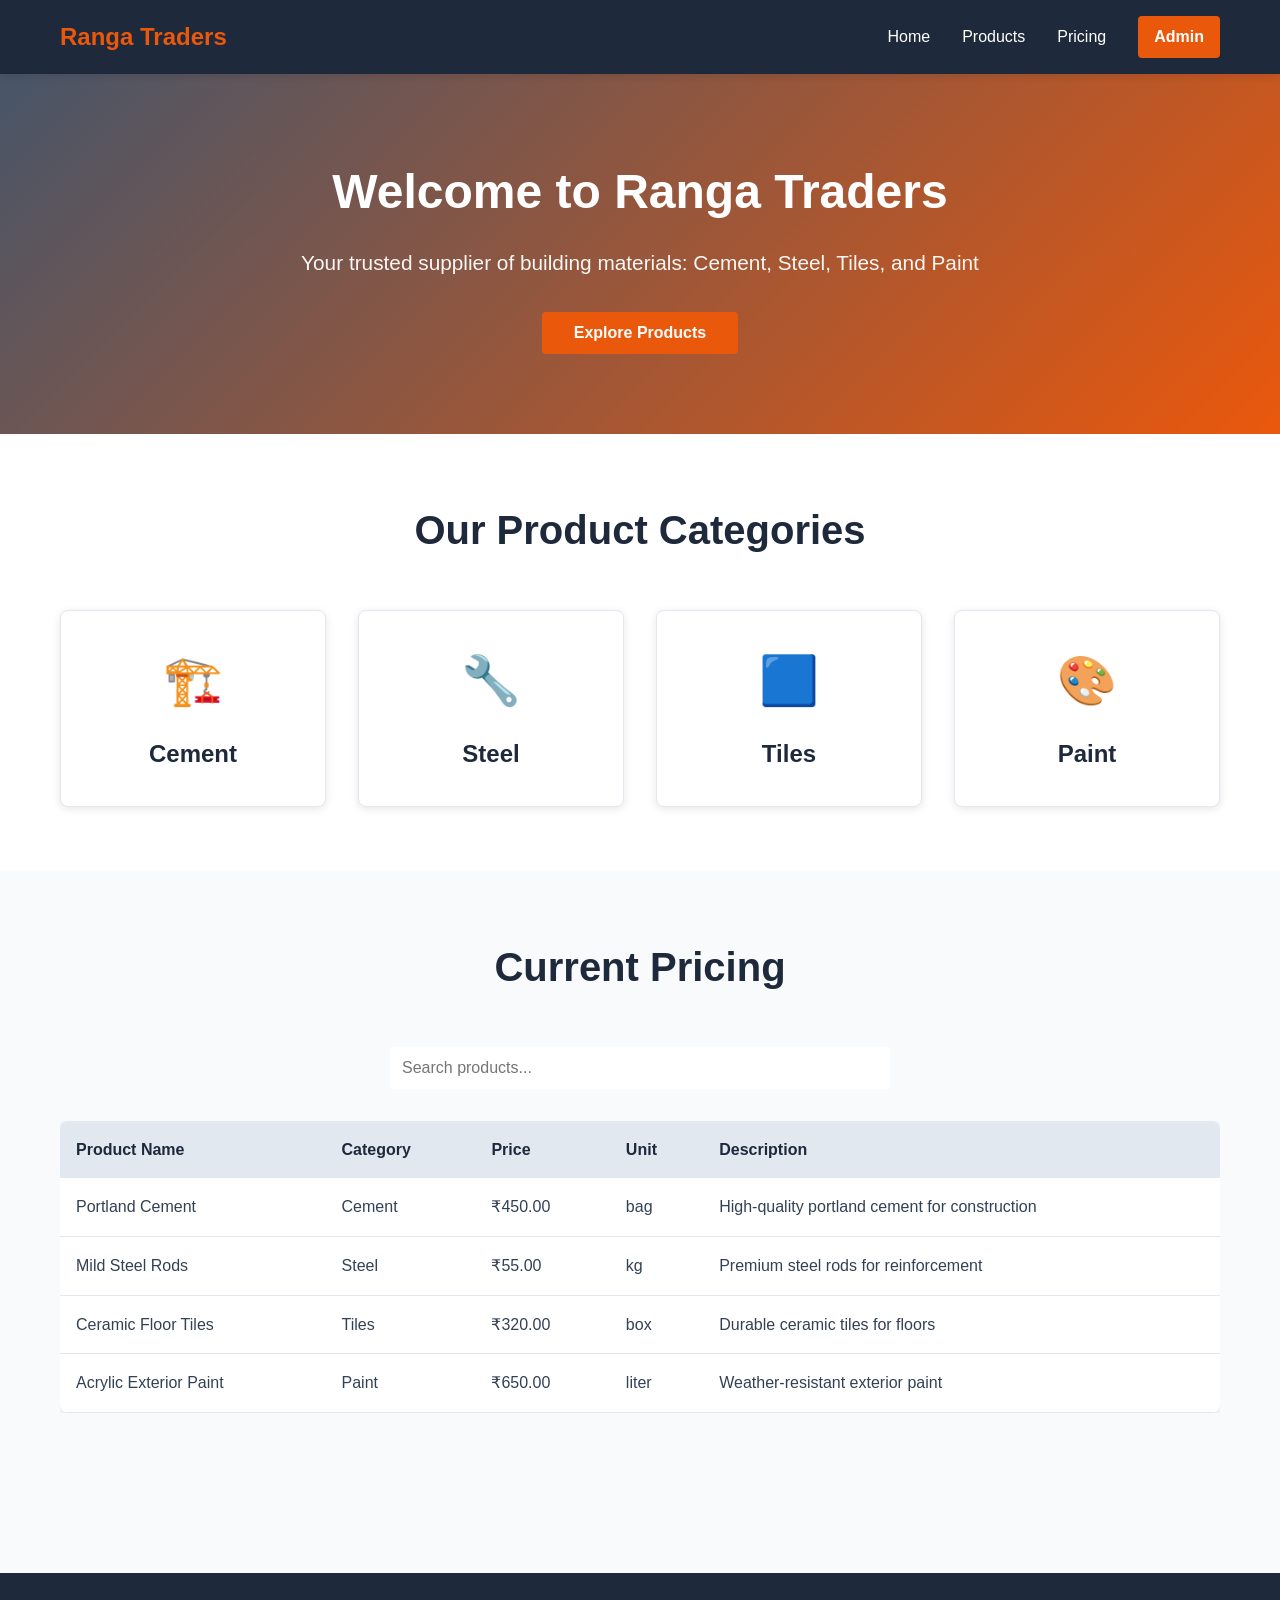
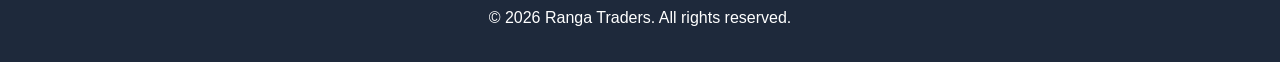
<file: index.html>
<!DOCTYPE html>
<html lang="en">
<head>
    <meta charset="UTF-8">
    <meta name="viewport" content="width=device-width, initial-scale=1.0">
    <title>Ranga Traders - Building Materials Supplier</title>
    <link rel="stylesheet" href="style.css">
</head>
<body>
    <!-- Navigation -->
    <nav class="navbar">
        <div class="container">
            <div class="nav-content">
                <h1 class="logo">Ranga Traders</h1>
                <div class="nav-links">
                    <a href="#home" class="nav-link">Home</a>
                    <a href="#products" class="nav-link">Products</a>
                    <a href="#pricing" class="nav-link">Pricing</a>
                    <a href="admin.html" class="nav-link btn-admin">Admin</a>
                </div>
            </div>
        </div>
    </nav>

    <!-- Hero Section -->
    <section id="home" class="hero">
        <div class="container">
            <div class="hero-content">
                <h1>Welcome to Ranga Traders</h1>
                <p>Your trusted supplier of building materials: Cement, Steel, Tiles, and Paint</p>
                <button class="btn-primary" onclick="document.getElementById('products').scrollIntoView({behavior: 'smooth'})">
                    Explore Products
                </button>
            </div>
        </div>
    </section>

    <!-- Product Categories -->
    <section id="products" class="products-section">
        <div class="container">
            <h2>Our Product Categories</h2>
            <div class="categories-grid">
                <div class="category-card">
                    <div class="category-icon">🏗️</div>
                    <h3>Cement</h3>
                </div>
                <div class="category-card">
                    <div class="category-icon">🔧</div>
                    <h3>Steel</h3>
                </div>
                <div class="category-card">
                    <div class="category-icon">🟦</div>
                    <h3>Tiles</h3>
                </div>
                <div class="category-card">
                    <div class="category-icon">🎨</div>
                    <h3>Paint</h3>
                </div>
            </div>
        </div>
    </section>

    <!-- Pricing Table -->
    <section id="pricing" class="pricing-section">
        <div class="container">
            <h2>Current Pricing</h2>
            
            <div class="search-box">
                <input 
                    type="text" 
                    id="searchInput" 
                    placeholder="Search products..." 
                    onkeyup="filterProducts()"
                >
            </div>

            <div class="table-responsive">
                <table class="pricing-table">
                    <thead>
                        <tr>
                            <th>Product Name</th>
                            <th>Category</th>
                            <th>Price</th>
                            <th>Unit</th>
                            <th>Description</th>
                        </tr>
                    </thead>
                    <tbody id="priceTableBody">
                        <!-- Populated by JavaScript -->
                    </tbody>
                </table>
            </div>
            <p id="noProducts" class="no-products" style="display: none;">No products found. Visit the admin dashboard to add products.</p>
        </div>
    </section>

    <!-- Footer -->
    <footer class="footer">
        <div class="container">
            <p>&copy; 2026 Ranga Traders. All rights reserved.</p>
        </div>
    </footer>

    <script src="script.js"></script>
</body>
</html>
</file>
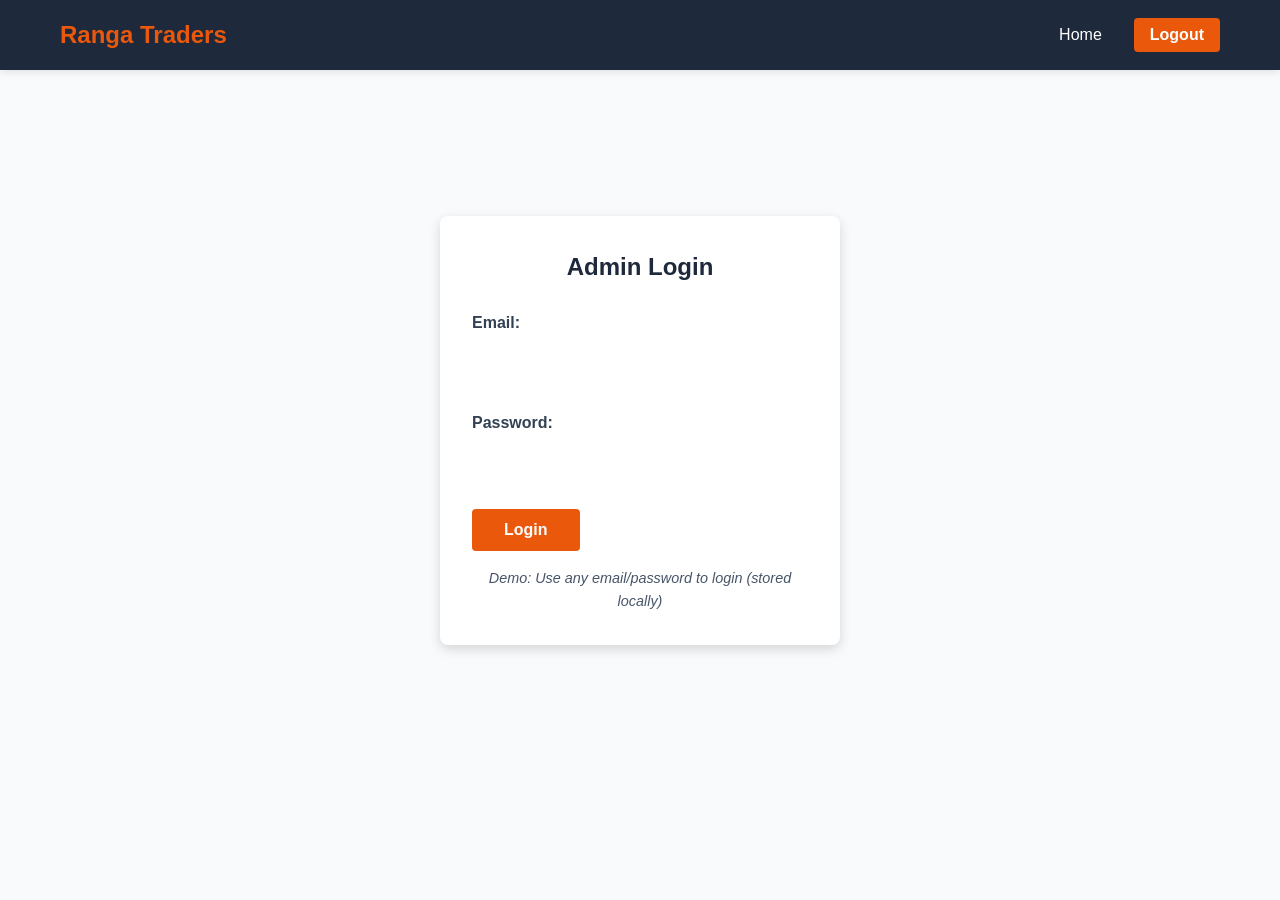
<file: admin.html>
<!DOCTYPE html>
<html lang="en">
<head>
    <meta charset="UTF-8">
    <meta name="viewport" content="width=device-width, initial-scale=1.0">
    <title>Admin Dashboard - Ranga Traders</title>
    <link rel="stylesheet" href="style.css">
</head>
<body>
    <!-- Navigation -->
    <nav class="navbar">
        <div class="container">
            <div class="nav-content">
                <h1 class="logo">Ranga Traders</h1>
                <div class="nav-links">
                    <a href="index.html" class="nav-link">Home</a>
                    <button onclick="logout()" class="nav-link btn-logout">Logout</button>
                </div>
            </div>
        </div>
    </nav>

    <!-- Login Section -->
    <section id="loginSection" class="login-section">
        <div class="login-container">
            <h2>Admin Login</h2>
            <form onsubmit="handleLogin(event)">
                <div class="form-group">
                    <label for="adminEmail">Email:</label>
                    <input type="email" id="adminEmail" required>
                </div>
                <div class="form-group">
                    <label for="adminPassword">Password:</label>
                    <input type="password" id="adminPassword" required>
                </div>
                <button type="submit" class="btn-primary">Login</button>
            </form>
            <p class="login-note">Demo: Use any email/password to login (stored locally)</p>
        </div>
    </section>

    <!-- Dashboard Section -->
    <section id="dashboardSection" class="dashboard-section" style="display: none;">
        <div class="container">
            <h2>Product Management Dashboard</h2>

            <!-- Add Product Form -->
            <div class="form-card">
                <h3>Add New Product</h3>
                <form onsubmit="handleAddProduct(event)">
                    <div class="form-row">
                        <div class="form-group">
                            <label for="productName">Product Name:</label>
                            <input type="text" id="productName" required>
                        </div>
                        <div class="form-group">
                            <label for="productCategory">Category:</label>
                            <select id="productCategory">
                                <option>Cement</option>
                                <option>Steel</option>
                                <option>Tiles</option>
                                <option>Paint</option>
                            </select>
                        </div>
                    </div>
                    <div class="form-row">
                        <div class="form-group">
                            <label for="productPrice">Price:</label>
                            <input type="number" id="productPrice" step="0.01" required>
                        </div>
                        <div class="form-group">
                            <label for="productUnit">Unit:</label>
                            <input type="text" id="productUnit" placeholder="e.g., bag, kg, liter" required>
                        </div>
                    </div>
                    <div class="form-group">
                        <label for="productDescription">Description:</label>
                        <textarea id="productDescription" rows="3"></textarea>
                    </div>
                    <button type="submit" class="btn-primary">Add Product</button>
                </form>
            </div>

            <!-- Products List -->
            <div class="form-card">
                <h3>Manage Products</h3>
                <div class="table-responsive">
                    <table class="manage-table">
                        <thead>
                            <tr>
                                <th>Name</th>
                                <th>Category</th>
                                <th>Price</th>
                                <th>Unit</th>
                                <th>Description</th>
                                <th>Actions</th>
                            </tr>
                        </thead>
                        <tbody id="adminProductsTable">
                            <!-- Populated by JavaScript -->
                        </tbody>
                    </table>
                </div>
                <p id="noAdminProducts" class="no-products" style="display: none;">No products yet. Add one above!</p>
            </div>
        </div>
    </section>

    <!-- Edit Modal -->
    <div id="editModal" class="modal" style="display: none;">
        <div class="modal-content">
            <span class="close" onclick="closeEditModal()">&times;</span>
            <h2>Edit Product</h2>
            <form onsubmit="handleEditProduct(event)">
                <input type="hidden" id="editProductId">
                <div class="form-group">
                    <label for="editProductName">Product Name:</label>
                    <input type="text" id="editProductName" required>
                </div>
                <div class="form-group">
                    <label for="editProductCategory">Category:</label>
                    <select id="editProductCategory">
                        <option>Cement</option>
                        <option>Steel</option>
                        <option>Tiles</option>
                        <option>Paint</option>
                    </select>
                </div>
                <div class="form-group">
                    <label for="editProductPrice">Price:</label>
                    <input type="number" id="editProductPrice" step="0.01" required>
                </div>
                <div class="form-group">
                    <label for="editProductUnit">Unit:</label>
                    <input type="text" id="editProductUnit" required>
                </div>
                <div class="form-group">
                    <label for="editProductDescription">Description:</label>
                    <textarea id="editProductDescription" rows="3"></textarea>
                </div>
                <div class="form-buttons">
                    <button type="submit" class="btn-primary">Save Changes</button>
                    <button type="button" class="btn-secondary" onclick="closeEditModal()">Cancel</button>
                </div>
            </form>
        </div>
    </div>

    <script src="script.js"></script>
    <script>
        // Initialize admin page
        document.addEventListener('DOMContentLoaded', function() {
            const isLoggedIn = localStorage.getItem('adminLoggedIn');
            if (isLoggedIn === 'true') {
                showDashboard();
                loadAdminProducts();
            }
        });
    </script>
</body>
</html>
</file>
<file: style.css>
/* ========== Global Styles ========== */
* {
    margin: 0;
    padding: 0;
    box-sizing: border-box;
}

:root {
    --color-slate-50: #f8fafc;
    --color-slate-200: #e2e8f0;
    --color-slate-600: #475569;
    --color-slate-700: #334155;
    --color-slate-800: #1e293b;
    --color-orange-600: #ea580c;
    --color-orange-700: #c2410c;
    --color-white: #ffffff;
    --color-red-600: #dc2626;
    --color-blue-600: #2563eb;
    --color-gray-600: #4b5563;
}

body {
    font-family: -apple-system, BlinkMacSystemFont, 'Segoe UI', Roboto, 'Helvetica Neue', Arial, sans-serif;
    line-height: 1.6;
    color: var(--color-slate-700);
    background-color: var(--color-slate-50);
}

.container {
    max-width: 1200px;
    margin: 0 auto;
    padding: 0 20px;
}

/* ========== Navigation ========== */
.navbar {
    background-color: var(--color-slate-800);
    color: var(--color-white);
    padding: 1rem 0;
    position: sticky;
    top: 0;
    z-index: 100;
    box-shadow: 0 2px 8px rgba(0, 0, 0, 0.1);
}

.nav-content {
    display: flex;
    justify-content: space-between;
    align-items: center;
}

.logo {
    font-size: 1.5rem;
    font-weight: bold;
    color: var(--color-orange-600);
}

.nav-links {
    display: flex;
    gap: 2rem;
    align-items: center;
    flex-wrap: wrap;
}

.nav-link {
    color: var(--color-white);
    text-decoration: none;
    transition: color 0.3s;
    background: none;
    border: none;
    cursor: pointer;
    font-size: 1rem;
}

.nav-link:hover {
    color: var(--color-orange-600);
}

.btn-admin,
.btn-logout {
    background-color: var(--color-orange-600);
    padding: 0.5rem 1rem;
    border-radius: 4px;
    font-weight: 600;
}

.btn-admin:hover,
.btn-logout:hover {
    background-color: var(--color-orange-700);
    color: var(--color-white);
}

/* ========== Hero Section ========== */
.hero {
    background: linear-gradient(135deg, var(--color-slate-600) 0%, var(--color-orange-600) 100%);
    color: var(--color-white);
    padding: 5rem 0;
    text-align: center;
}

.hero-content h1 {
    font-size: 3rem;
    margin-bottom: 1rem;
    font-weight: bold;
}

.hero-content p {
    font-size: 1.3rem;
    margin-bottom: 2rem;
    opacity: 0.95;
}

.btn-primary {
    background-color: var(--color-orange-600);
    color: var(--color-white);
    border: none;
    padding: 0.75rem 2rem;
    font-size: 1rem;
    border-radius: 4px;
    cursor: pointer;
    font-weight: 600;
    transition: background-color 0.3s;
}

.btn-primary:hover {
    background-color: var(--color-orange-700);
}

.btn-secondary {
    background-color: var(--color-gray-600);
    color: var(--color-white);
    border: none;
    padding: 0.75rem 1.5rem;
    font-size: 1rem;
    border-radius: 4px;
    cursor: pointer;
    font-weight: 600;
    transition: background-color 0.3s;
}

.btn-secondary:hover {
    background-color: var(--color-slate-700);
}

/* ========== Products Section ========== */
.products-section {
    padding: 4rem 0;
    background-color: var(--color-white);
}

.products-section h2,
.pricing-section h2 {
    font-size: 2.5rem;
    text-align: center;
    margin-bottom: 3rem;
    color: var(--color-slate-800);
}

.categories-grid {
    display: grid;
    grid-template-columns: repeat(auto-fit, minmax(250px, 1fr));
    gap: 2rem;
}

.category-card {
    background-color: var(--color-white);
    padding: 2rem;
    border-radius: 8px;
    text-align: center;
    box-shadow: 0 2px 8px rgba(0, 0, 0, 0.1);
    border: 1px solid var(--color-slate-200);
    transition: all 0.3s;
}

.category-card:hover {
    box-shadow: 0 4px 12px rgba(0, 0, 0, 0.15);
    border-color: var(--color-orange-600);
    transform: translateY(-4px);
}

.category-icon {
    font-size: 3rem;
    margin-bottom: 1rem;
}

.category-card h3 {
    font-size: 1.5rem;
    color: var(--color-slate-800);
}

/* ========== Pricing Section ========== */
.pricing-section {
    padding: 4rem 0;
    background-color: var(--color-slate-50);
}

.search-box {
    margin-bottom: 2rem;
    text-align: center;
}

.search-box input {
    width: 100%;
    max-width: 500px;
    padding: 0.75rem;
    border: 1px solid var(--color-slate-300);
    border-radius: 4px;
    font-size: 1rem;
    focus: outline-offset 2px;
}

.search-box input:focus {
    outline: 2px solid var(--color-orange-600);
    outline-offset: 2px;
}

.table-responsive {
    overflow-x: auto;
    margin-bottom: 2rem;
}

.pricing-table,
.manage-table {
    width: 100%;
    border-collapse: collapse;
    background-color: var(--color-white);
    box-shadow: 0 2px 8px rgba(0, 0, 0, 0.1);
    border-radius: 8px;
    overflow: hidden;
}

.pricing-table thead,
.manage-table thead {
    background-color: var(--color-slate-200);
}

.pricing-table th,
.manage-table th {
    padding: 1rem;
    text-align: left;
    font-weight: 600;
    color: var(--color-slate-800);
    border-bottom: 2px solid var(--color-slate-300);
}

.pricing-table td,
.manage-table td {
    padding: 1rem;
    border-bottom: 1px solid var(--color-slate-200);
    color: var(--color-slate-700);
}

.pricing-table tbody tr:hover,
.manage-table tbody tr:hover {
    background-color: var(--color-slate-50);
}

.no-products {
    text-align: center;
    padding: 2rem;
    color: var(--color-slate-600);
    font-style: italic;
}

/* ========== admin Dashboard ========== */
.login-section {
    min-height: 80vh;
    display: flex;
    align-items: center;
    justify-content: center;
    padding: 2rem 0;
}

.login-container {
    background-color: var(--color-white);
    padding: 2rem;
    border-radius: 8px;
    box-shadow: 0 4px 12px rgba(0, 0, 0, 0.15);
    width: 100%;
    max-width: 400px;
}

.login-container h2 {
    margin-bottom: 1.5rem;
    text-align: center;
    color: var(--color-slate-800);
}

.login-note {
    text-align: center;
    font-size: 0.9rem;
    color: var(--color-slate-600);
    margin-top: 1rem;
    font-style: italic;
}

.dashboard-section {
    padding: 3rem 0;
}

.dashboard-section h2 {
    font-size: 2rem;
    margin-bottom: 2rem;
    color: var(--color-slate-800);
}

.form-card {
    background-color: var(--color-white);
    padding: 2rem;
    border-radius: 8px;
    box-shadow: 0 2px 8px rgba(0, 0, 0, 0.1);
    margin-bottom: 2rem;
    border: 1px solid var(--color-slate-200);
}

.form-card h3 {
    margin-bottom: 1.5rem;
    color: var(--color-slate-800);
}

.form-group {
    margin-bottom: 1.5rem;
}

.form-group label {
    display: block;
    margin-bottom: 0.5rem;
    font-weight: 600;
    color: var(--color-slate-700);
}

.form-group input,
.form-group select,
.form-group textarea {
    width: 100%;
    padding: 0.75rem;
    border: 1px solid var(--color-slate-300);
    border-radius: 4px;
    font-size: 1rem;
    font-family: inherit;
}

.form-group input:focus,
.form-group select:focus,
.form-group textarea:focus {
    outline: 2px solid var(--color-orange-600);
    outline-offset: 2px;
    border-color: var(--color-orange-600);
}

.form-row {
    display: grid;
    grid-template-columns: repeat(auto-fit, minmax(200px, 1fr));
    gap: 1rem;
}

.form-buttons {
    display: flex;
    gap: 1rem;
    justify-content: center;
    margin-top: 1.5rem;
}

.form-buttons button {
    flex: 1;
}

/* ========== Actions ========== */
.action-buttons {
    display: flex;
    gap: 0.5rem;
}

.btn-edit,
.btn-delete {
    padding: 0.5rem 1rem;
    border: none;
    border-radius: 4px;
    cursor: pointer;
    font-weight: 600;
    font-size: 0.9rem;
    transition: all 0.3s;
}

.btn-edit {
    background-color: var(--color-blue-600);
    color: var(--color-white);
}

.btn-edit:hover {
    background-color: #1d4ed8;
}

.btn-delete {
    background-color: var(--color-red-600);
    color: var(--color-white);
}

.btn-delete:hover {
    background-color: #b91c1c;
}

/* ========== Modal ========== */
.modal {
    display: none !important;
    position: fixed;
    z-index: 1000;
    left: 0;
    top: 0;
    width: 100%;
    height: 100%;
    background-color: rgba(0, 0, 0, 0.5);
    animation: fadeIn 0.3s;
}

.modal.show {
    display: flex !important;
    align-items: center;
    justify-content: center;
}

.modal-content {
    background-color: var(--color-white);
    padding: 2rem;
    border-radius: 8px;
    max-width: 500px;
    width: 90%;
    position: relative;
    box-shadow: 0 4px 20px rgba(0, 0, 0, 0.2);
    animation: slideIn 0.3s;
}

.close {
    position: absolute;
    right: 1.5rem;
    top: 1rem;
    font-size: 2rem;
    font-weight: bold;
    color: var(--color-slate-500);
    cursor: pointer;
    transition: color 0.3s;
}

.close:hover {
    color: var(--color-slate-800);
}

.modal-content h2 {
    margin-bottom: 1.5rem;
    color: var(--color-slate-800);
}

/* ========== Footer ========== */
.footer {
    background-color: var(--color-slate-800);
    color: var(--color-white);
    text-align: center;
    padding: 2rem 0;
    margin-top: 4rem;
}

/* ========== Animations ========== */
@keyframes fadeIn {
    from {
        opacity: 0;
    }
    to {
        opacity: 1;
    }
}

@keyframes slideIn {
    from {
        transform: translateY(-50px);
        opacity: 0;
    }
    to {
        transform: translateY(0);
        opacity: 1;
    }
}

/* ========== Responsive Design ========== */
@media (max-width: 768px) {
    .hero-content h1 {
        font-size: 2rem;
    }

    .hero-content p {
        font-size: 1rem;
    }

    .nav-links {
        gap: 1rem;
        font-size: 0.9rem;
    }

    .products-section h2,
    .pricing-section h2 {
        font-size: 1.8rem;
    }

    .categories-grid {
        grid-template-columns: repeat(2, 1fr);
        gap: 1rem;
    }

    .pricing-table,
    .manage-table {
        font-size: 0.85rem;
    }

    .pricing-table th,
    .manage-table th,
    .pricing-table td,
    .manage-table td {
        padding: 0.75rem 0.5rem;
    }

    .form-buttons {
        flex-direction: column;
    }

    .action-buttons {
        flex-direction: column;
    }

    .btn-edit,
    .btn-delete {
        width: 100%;
    }
}

@media (max-width: 480px) {
    .container {
        padding: 0 15px;
    }

    .hero {
        padding: 2rem 0;
    }

    .hero-content h1 {
        font-size: 1.5rem;
    }

    .categories-grid {
        grid-template-columns: 1fr;
    }

    .nav-links {
        flex-direction: column;
        gap: 0.5rem;
        width: 100%;
    }

    .nav-link {
        width: 100%;
        text-align: center;
    }

    .login-container {
        padding: 1.5rem;
    }

    .form-row {
        grid-template-columns: 1fr;
    }
}
</file>
